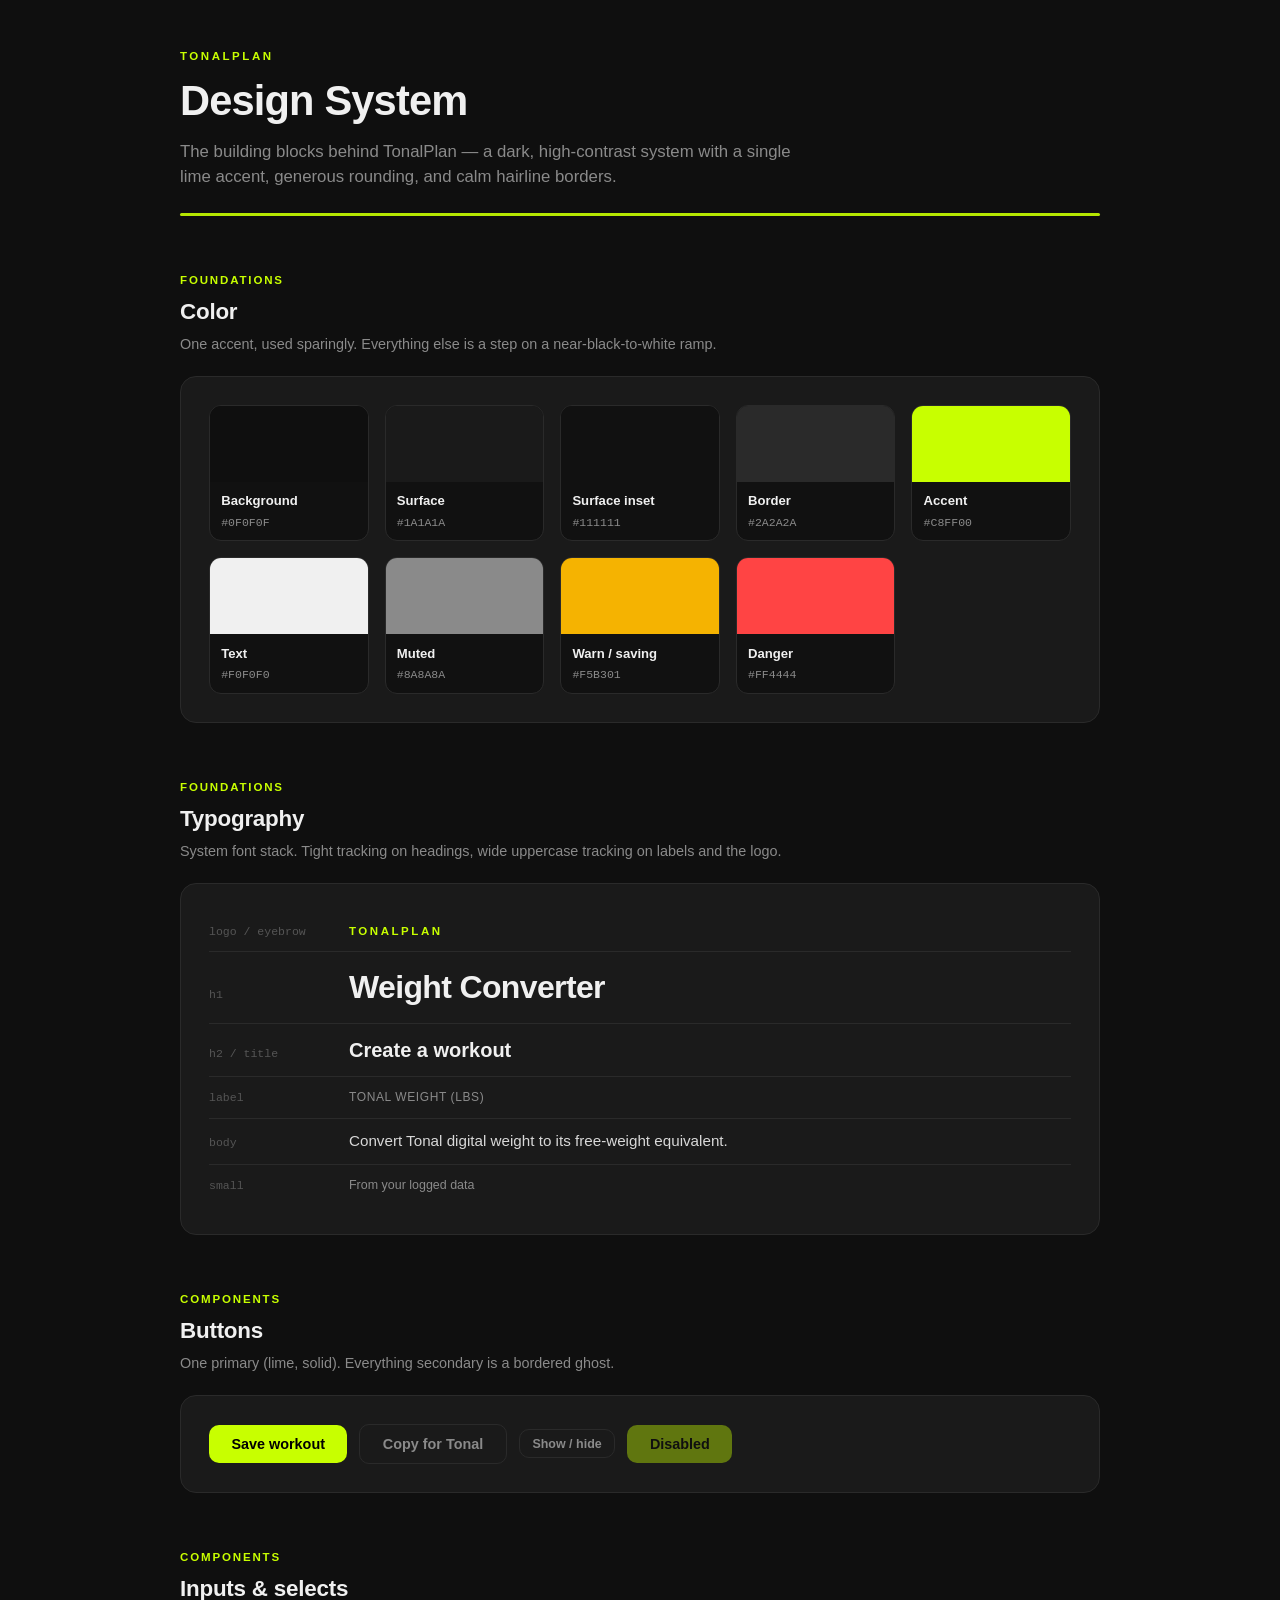
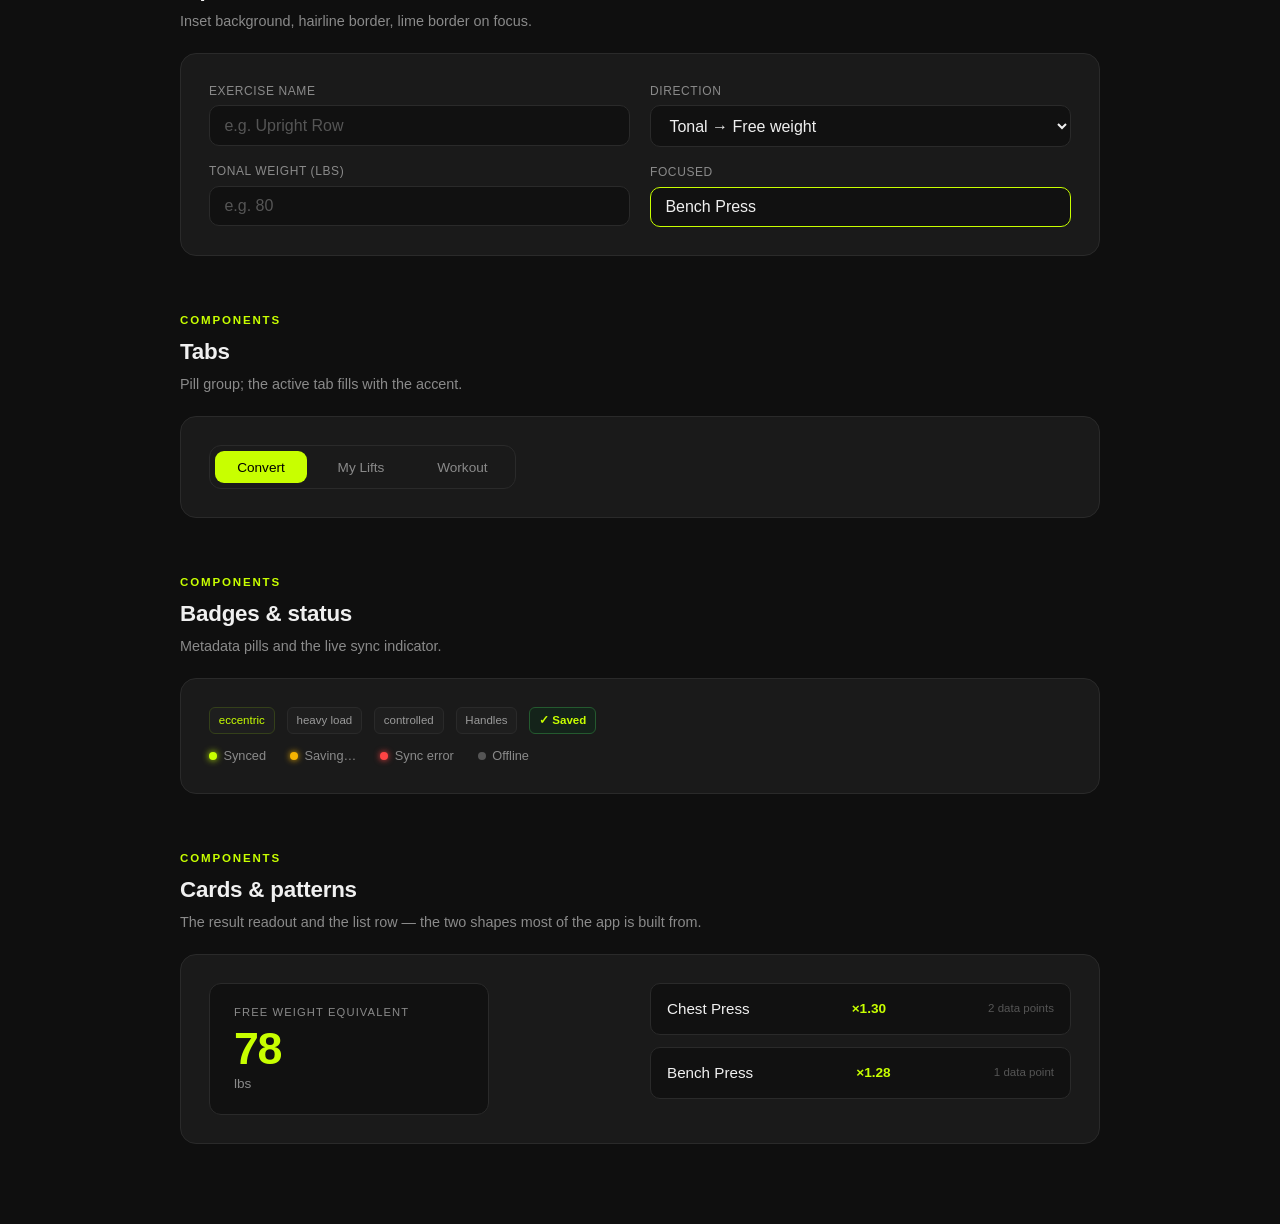
<file: design-system/index.html>
<!DOCTYPE html>
<html lang="en">
<head>
  <meta charset="UTF-8" />
  <meta name="viewport" content="width=device-width, initial-scale=1.0" />
  <title>TonalPlan — Design System</title>
  <style>
    :root {
      --bg:#0f0f0f; --surface:#1a1a1a; --surface2:#111; --border:#2a2a2a;
      --accent:#c8ff00; --text:#f0f0f0; --muted:#8a8a8a; --dim:#555;
      --danger:#ff4444; --warn:#f5b301;
      --font:-apple-system,BlinkMacSystemFont,'Segoe UI',sans-serif;
    }
    *,*::before,*::after{ box-sizing:border-box; margin:0; padding:0; }
    body{ font-family:var(--font); background:var(--bg); color:var(--text); line-height:1.5; padding:3rem 1.5rem 5rem; }
    .wrap{ max-width:920px; margin:0 auto; }

    /* header */
    .ds-logo{ font-size:.72rem; letter-spacing:.22em; text-transform:uppercase; color:var(--accent); font-weight:700; }
    .ds-h1{ font-size:2.6rem; font-weight:700; letter-spacing:-.02em; margin:.3rem 0 .4rem; }
    .ds-lede{ color:var(--muted); font-size:1.05rem; max-width:640px; }
    .ds-rule{ height:3px; background:var(--accent); border:none; border-radius:2px; margin:1.5rem 0 0; opacity:.9; }

    /* section scaffold */
    section{ margin-top:3.5rem; }
    .ds-eyebrow{ font-size:.72rem; letter-spacing:.16em; text-transform:uppercase; color:var(--accent); font-weight:700; margin-bottom:.35rem; }
    .ds-title{ font-size:1.4rem; font-weight:700; letter-spacing:-.01em; margin-bottom:.35rem; }
    .ds-note{ color:var(--muted); font-size:.9rem; margin-bottom:1.25rem; }
    .panel{ background:var(--surface); border:1px solid var(--border); border-radius:16px; padding:1.75rem; }

    /* colors */
    .sw-grid{ display:grid; grid-template-columns:repeat(auto-fill,minmax(150px,1fr)); gap:1rem; }
    .sw{ border:1px solid var(--border); border-radius:12px; overflow:hidden; background:var(--surface2); }
    .sw-chip{ height:76px; }
    .sw-meta{ padding:.6rem .7rem; }
    .sw-name{ font-size:.82rem; font-weight:600; }
    .sw-hex{ font-size:.72rem; color:var(--muted); font-family:ui-monospace,Menlo,monospace; margin-top:.15rem; }

    /* type */
    .type-row{ display:flex; align-items:baseline; gap:1.25rem; padding:.7rem 0; border-bottom:1px solid var(--border); }
    .type-row:last-child{ border-bottom:none; }
    .type-tag{ width:120px; flex-shrink:0; font-size:.72rem; color:var(--dim); font-family:ui-monospace,Menlo,monospace; }
    .t-logo{ font-size:.72rem; letter-spacing:.22em; text-transform:uppercase; color:var(--accent); font-weight:700; }
    .t-h1{ font-size:2rem; font-weight:700; letter-spacing:-.02em; }
    .t-h2{ font-size:1.25rem; font-weight:700; }
    .t-label{ font-size:.75rem; letter-spacing:.05em; text-transform:uppercase; color:var(--muted); }
    .t-body{ font-size:.95rem; color:#d8d8d8; }
    .t-small{ font-size:.78rem; color:var(--muted); }

    /* buttons */
    .row{ display:flex; gap:.75rem; flex-wrap:wrap; align-items:center; }
    .btn{ padding:.7rem 1.4rem; border-radius:10px; border:none; font-size:.9rem; font-weight:600; cursor:pointer; font-family:var(--font); transition:opacity .15s; }
    .btn-primary{ background:var(--accent); color:#000; }
    .btn-ghost{ background:transparent; border:1px solid var(--border); color:var(--muted); }
    .btn-ghost:hover{ color:var(--text); border-color:#444; }
    .btn-sm{ padding:.4rem .8rem; font-size:.78rem; }
    .btn:disabled{ opacity:.4; cursor:not-allowed; }

    /* inputs */
    .field{ margin-bottom:1rem; }
    label.lbl{ display:block; font-size:.75rem; color:var(--muted); margin-bottom:.35rem; letter-spacing:.05em; text-transform:uppercase; }
    input,select{ width:100%; background:var(--surface2); border:1px solid var(--border); border-radius:10px; color:var(--text); font-size:1rem; padding:.65rem .9rem; outline:none; font-family:var(--font); }
    input:focus,select:focus{ border-color:var(--accent); }
    input::placeholder{ color:var(--dim); }

    /* tabs */
    .tabs{ display:inline-flex; gap:.5rem; background:var(--surface); border:1px solid var(--border); border-radius:12px; padding:.3rem; }
    .tab{ padding:.55rem 1.4rem; border-radius:9px; font-size:.85rem; font-weight:500; border:none; background:transparent; color:var(--muted); cursor:pointer; font-family:var(--font); }
    .tab.active{ background:var(--accent); color:#000; }

    /* badges + status */
    .badge{ display:inline-block; background:#1e1e1e; border:1px solid var(--border); border-radius:6px; padding:.25rem .55rem; font-size:.72rem; color:#9a9a9a; }
    .badge.mode{ color:var(--accent); border-color:#34401a; }
    .badge.saved{ background:#14231a; border-color:#245a2f; color:var(--accent); font-weight:600; }
    .status{ display:inline-flex; align-items:center; gap:.4rem; font-size:.8rem; color:var(--muted); }
    .dot{ width:8px; height:8px; border-radius:50%; background:var(--dim); }
    .dot.synced{ background:var(--accent); box-shadow:0 0 7px var(--accent); }
    .dot.saving{ background:var(--warn); box-shadow:0 0 6px var(--warn); }
    .dot.error{ background:var(--danger); box-shadow:0 0 6px var(--danger); }

    /* result display */
    .result{ background:var(--surface2); border:1px solid var(--border); border-radius:12px; padding:1.25rem 1.5rem; max-width:280px; }
    .result-label{ font-size:.7rem; color:var(--muted); text-transform:uppercase; letter-spacing:.1em; margin-bottom:.3rem; }
    .result-val{ font-size:2.8rem; font-weight:700; color:var(--accent); letter-spacing:-.03em; line-height:1; }
    .result-unit{ font-size:.85rem; color:var(--muted); margin-top:.2rem; }

    /* list row */
    .list-row{ background:var(--surface2); border:1px solid var(--border); border-radius:10px; padding:.85rem 1rem; display:flex; align-items:center; justify-content:space-between; gap:1rem; }
    .lr-name{ font-size:.95rem; font-weight:500; }
    .lr-mult{ font-size:.85rem; color:var(--accent); font-weight:600; }
    .lr-count{ font-size:.72rem; color:var(--dim); }

    .stack{ display:flex; flex-direction:column; gap:.75rem; }
    .cols{ display:grid; grid-template-columns:1fr 1fr; gap:1.25rem; }
    @media(max-width:640px){ .cols{ grid-template-columns:1fr; } .ds-h1{ font-size:2rem; } }
  </style>
</head>
<body>
  <div class="wrap">

    <header>
      <p class="ds-logo">TonalPlan</p>
      <h1 class="ds-h1">Design System</h1>
      <p class="ds-lede">The building blocks behind TonalPlan — a dark, high-contrast system with a single lime accent, generous rounding, and calm hairline borders.</p>
      <hr class="ds-rule" />
    </header>

    <!-- COLORS -->
    <section>
      <p class="ds-eyebrow">Foundations</p>
      <h2 class="ds-title">Color</h2>
      <p class="ds-note">One accent, used sparingly. Everything else is a step on a near-black-to-white ramp.</p>
      <div class="panel">
        <div class="sw-grid">
          <div class="sw"><div class="sw-chip" style="background:#0f0f0f"></div><div class="sw-meta"><div class="sw-name">Background</div><div class="sw-hex">#0F0F0F</div></div></div>
          <div class="sw"><div class="sw-chip" style="background:#1a1a1a"></div><div class="sw-meta"><div class="sw-name">Surface</div><div class="sw-hex">#1A1A1A</div></div></div>
          <div class="sw"><div class="sw-chip" style="background:#111"></div><div class="sw-meta"><div class="sw-name">Surface inset</div><div class="sw-hex">#111111</div></div></div>
          <div class="sw"><div class="sw-chip" style="background:#2a2a2a"></div><div class="sw-meta"><div class="sw-name">Border</div><div class="sw-hex">#2A2A2A</div></div></div>
          <div class="sw"><div class="sw-chip" style="background:#c8ff00"></div><div class="sw-meta"><div class="sw-name">Accent</div><div class="sw-hex">#C8FF00</div></div></div>
          <div class="sw"><div class="sw-chip" style="background:#f0f0f0"></div><div class="sw-meta"><div class="sw-name">Text</div><div class="sw-hex">#F0F0F0</div></div></div>
          <div class="sw"><div class="sw-chip" style="background:#8a8a8a"></div><div class="sw-meta"><div class="sw-name">Muted</div><div class="sw-hex">#8A8A8A</div></div></div>
          <div class="sw"><div class="sw-chip" style="background:#f5b301"></div><div class="sw-meta"><div class="sw-name">Warn / saving</div><div class="sw-hex">#F5B301</div></div></div>
          <div class="sw"><div class="sw-chip" style="background:#ff4444"></div><div class="sw-meta"><div class="sw-name">Danger</div><div class="sw-hex">#FF4444</div></div></div>
        </div>
      </div>
    </section>

    <!-- TYPE -->
    <section>
      <p class="ds-eyebrow">Foundations</p>
      <h2 class="ds-title">Typography</h2>
      <p class="ds-note">System font stack. Tight tracking on headings, wide uppercase tracking on labels and the logo.</p>
      <div class="panel">
        <div class="type-row"><span class="type-tag">logo / eyebrow</span><span class="t-logo">TONALPLAN</span></div>
        <div class="type-row"><span class="type-tag">h1</span><span class="t-h1">Weight Converter</span></div>
        <div class="type-row"><span class="type-tag">h2 / title</span><span class="t-h2">Create a workout</span></div>
        <div class="type-row"><span class="type-tag">label</span><span class="t-label">Tonal weight (lbs)</span></div>
        <div class="type-row"><span class="type-tag">body</span><span class="t-body">Convert Tonal digital weight to its free-weight equivalent.</span></div>
        <div class="type-row"><span class="type-tag">small</span><span class="t-small">From your logged data</span></div>
      </div>
    </section>

    <!-- BUTTONS -->
    <section>
      <p class="ds-eyebrow">Components</p>
      <h2 class="ds-title">Buttons</h2>
      <p class="ds-note">One primary (lime, solid). Everything secondary is a bordered ghost.</p>
      <div class="panel row">
        <button class="btn btn-primary">Save workout</button>
        <button class="btn btn-ghost">Copy for Tonal</button>
        <button class="btn btn-ghost btn-sm">Show / hide</button>
        <button class="btn btn-primary" disabled>Disabled</button>
      </div>
    </section>

    <!-- INPUTS -->
    <section>
      <p class="ds-eyebrow">Components</p>
      <h2 class="ds-title">Inputs &amp; selects</h2>
      <p class="ds-note">Inset background, hairline border, lime border on focus.</p>
      <div class="panel cols">
        <div>
          <div class="field"><label class="lbl">Exercise name</label><input type="text" placeholder="e.g. Upright Row" /></div>
          <div class="field" style="margin:0"><label class="lbl">Tonal weight (lbs)</label><input type="number" placeholder="e.g. 80" /></div>
        </div>
        <div>
          <div class="field"><label class="lbl">Direction</label>
            <select><option>Tonal → Free weight</option><option>Free weight → Tonal</option></select>
          </div>
          <div class="field" style="margin:0"><label class="lbl">Focused</label><input type="text" value="Bench Press" style="border-color:#c8ff00" /></div>
        </div>
      </div>
    </section>

    <!-- TABS -->
    <section>
      <p class="ds-eyebrow">Components</p>
      <h2 class="ds-title">Tabs</h2>
      <p class="ds-note">Pill group; the active tab fills with the accent.</p>
      <div class="panel"><div class="tabs">
        <button class="tab active">Convert</button>
        <button class="tab">My Lifts</button>
        <button class="tab">Workout</button>
      </div></div>
    </section>

    <!-- BADGES + STATUS -->
    <section>
      <p class="ds-eyebrow">Components</p>
      <h2 class="ds-title">Badges &amp; status</h2>
      <p class="ds-note">Metadata pills and the live sync indicator.</p>
      <div class="panel stack">
        <div class="row">
          <span class="badge mode">eccentric</span>
          <span class="badge">heavy load</span>
          <span class="badge">controlled</span>
          <span class="badge">Handles</span>
          <span class="badge saved">✓ Saved</span>
        </div>
        <div class="row" style="gap:1.5rem">
          <span class="status"><span class="dot synced"></span>Synced</span>
          <span class="status"><span class="dot saving"></span>Saving…</span>
          <span class="status"><span class="dot error"></span>Sync error</span>
          <span class="status"><span class="dot"></span>Offline</span>
        </div>
      </div>
    </section>

    <!-- CARDS + PATTERNS -->
    <section>
      <p class="ds-eyebrow">Components</p>
      <h2 class="ds-title">Cards &amp; patterns</h2>
      <p class="ds-note">The result readout and the list row — the two shapes most of the app is built from.</p>
      <div class="panel cols">
        <div class="result">
          <div class="result-label">Free weight equivalent</div>
          <div class="result-val">78</div>
          <div class="result-unit">lbs</div>
        </div>
        <div class="stack">
          <div class="list-row"><span class="lr-name">Chest Press</span><span class="lr-mult">×1.30</span><span class="lr-count">2 data points</span></div>
          <div class="list-row"><span class="lr-name">Bench Press</span><span class="lr-mult">×1.28</span><span class="lr-count">1 data point</span></div>
        </div>
      </div>
    </section>

  </div>
</body>
</html>
</file>
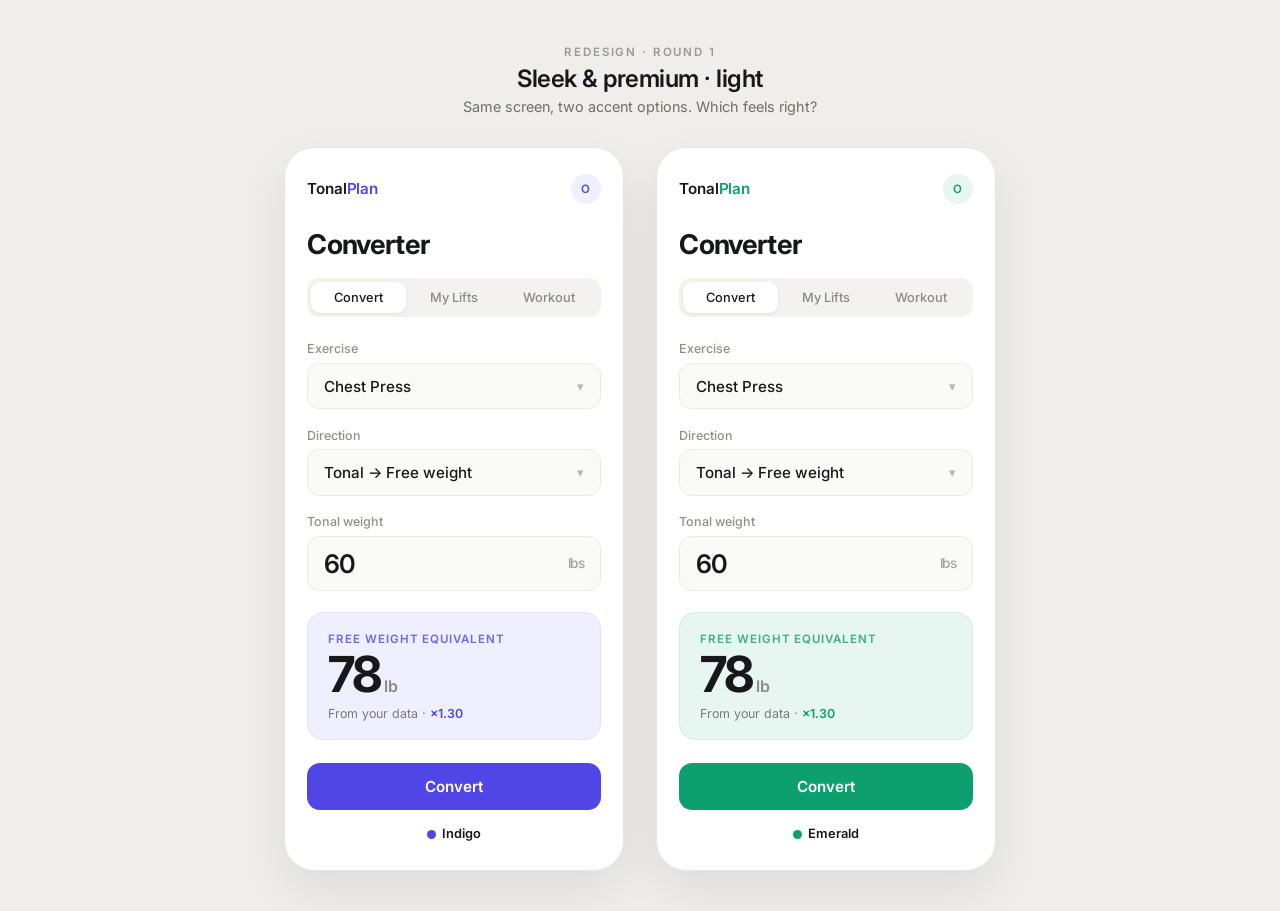
<file: mockups/round1.html>
<!DOCTYPE html>
<html lang="en">
<head>
<meta charset="UTF-8" />
<meta name="viewport" content="width=device-width, initial-scale=1" />
<title>TonalPlan — Redesign Round 1</title>
<link rel="preconnect" href="https://fonts.googleapis.com">
<link rel="preconnect" href="https://fonts.gstatic.com" crossorigin>
<link href="https://fonts.googleapis.com/css2?family=Inter:wght@400;500;600;700&display=swap" rel="stylesheet">
<style>
  *,*::before,*::after{ box-sizing:border-box; margin:0; padding:0; }
  body{ font-family:'Inter',-apple-system,sans-serif; background:#EFEEEA; color:#17181A; -webkit-font-smoothing:antialiased; padding:2.5rem; }
  .stage{ max-width:820px; margin:0 auto; }
  .stage-head{ text-align:center; margin-bottom:2rem; }
  .stage-head .k{ font-size:.72rem; letter-spacing:.16em; text-transform:uppercase; color:#9a9a95; font-weight:600; }
  .stage-head h1{ font-size:1.5rem; font-weight:600; letter-spacing:-.02em; margin-top:.35rem; }
  .stage-head p{ color:#6f6f6a; font-size:.9rem; margin-top:.3rem; }
  .row{ display:flex; gap:2rem; justify-content:center; flex-wrap:wrap; }

  /* phone */
  .phone{ width:340px; background:#FFFFFF; border:1px solid #E7E6E1; border-radius:30px; padding:1.6rem 1.4rem 1.8rem; box-shadow:0 20px 50px rgba(30,30,30,.08); }
  .phone.indigo{ --accent:#4F46E5; --tint:#EEF0FF; --tint-line:#E2E4FB; }
  .phone.emerald{ --accent:#0E9F6E; --tint:#E7F6F0; --tint-line:#D3EEE3; }

  .topbar{ display:flex; align-items:center; justify-content:space-between; margin-bottom:1.5rem; }
  .brand{ font-size:.95rem; font-weight:600; letter-spacing:-.01em; }
  .brand span{ color:var(--accent); }
  .avatar{ width:30px; height:30px; border-radius:50%; background:var(--tint); color:var(--accent); font-size:.72rem; font-weight:600; display:flex; align-items:center; justify-content:center; }

  h2.title{ font-size:1.7rem; font-weight:700; letter-spacing:-.03em; margin-bottom:1.1rem; }

  .seg{ display:flex; background:#F3F2EE; border-radius:12px; padding:4px; margin-bottom:1.5rem; }
  .seg button{ flex:1; border:none; background:transparent; font-family:inherit; font-size:.8rem; font-weight:500; color:#8a8a85; padding:.5rem 0; border-radius:9px; cursor:pointer; }
  .seg button.on{ background:#fff; color:#17181A; box-shadow:0 1px 3px rgba(0,0,0,.08); }

  .field{ margin-bottom:1.15rem; }
  .field label{ display:block; font-size:.78rem; color:#8f8f8a; margin-bottom:.4rem; font-weight:500; }
  .control{ display:flex; align-items:center; justify-content:space-between; background:#FAFAF8; border:1px solid #EBEAE5; border-radius:12px; padding:.8rem .95rem; font-size:.95rem; font-weight:500; }
  .control .chev{ color:#b7b7b2; font-size:.8rem; }
  .control.big{ font-size:1.6rem; font-weight:600; letter-spacing:-.02em; padding:.7rem .95rem; }
  .control.big .unit{ font-size:.85rem; font-weight:500; color:#a2a29d; }

  .result{ background:var(--tint); border:1px solid var(--tint-line); border-radius:16px; padding:1.15rem 1.25rem; margin:1.35rem 0 1.4rem; }
  .result .rl{ font-size:.72rem; color:var(--accent); text-transform:uppercase; letter-spacing:.08em; font-weight:600; opacity:.8; }
  .result .rv{ font-size:3.1rem; font-weight:700; letter-spacing:-.04em; line-height:1.05; margin-top:.15rem; }
  .result .rv .u{ font-size:1rem; font-weight:600; color:#8a8a85; letter-spacing:0; }
  .result .rm{ font-size:.78rem; color:#7a7a75; margin-top:.35rem; }
  .result .rm b{ color:var(--accent); font-weight:600; }

  .cta{ width:100%; border:none; background:var(--accent); color:#fff; font-family:inherit; font-size:.95rem; font-weight:600; padding:.9rem; border-radius:13px; cursor:pointer; }

  .cap{ text-align:center; margin-top:1rem; font-size:.8rem; color:#8f8f8a; font-weight:500; }
  .cap b{ color:#17181A; font-weight:600; }
  .dotname{ display:inline-block; width:9px; height:9px; border-radius:50%; vertical-align:middle; margin-right:.4rem; }
</style>
</head>
<body>
  <div class="stage">
    <div class="stage-head">
      <p class="k">Redesign · Round 1</p>
      <h1>Sleek &amp; premium · light</h1>
      <p>Same screen, two accent options. Which feels right?</p>
    </div>

    <div class="row">

      <!-- INDIGO -->
      <div class="phone indigo">
        <div class="topbar">
          <div class="brand">Tonal<span>Plan</span></div>
          <div class="avatar">O</div>
        </div>
        <h2 class="title">Converter</h2>
        <div class="seg">
          <button class="on">Convert</button>
          <button>My Lifts</button>
          <button>Workout</button>
        </div>
        <div class="field">
          <label>Exercise</label>
          <div class="control">Chest Press <span class="chev">▾</span></div>
        </div>
        <div class="field">
          <label>Direction</label>
          <div class="control">Tonal → Free weight <span class="chev">▾</span></div>
        </div>
        <div class="field">
          <label>Tonal weight</label>
          <div class="control big">60 <span class="unit">lbs</span></div>
        </div>
        <div class="result">
          <div class="rl">Free weight equivalent</div>
          <div class="rv">78<span class="u"> lb</span></div>
          <div class="rm">From your data · <b>×1.30</b></div>
        </div>
        <button class="cta">Convert</button>
        <p class="cap"><span class="dotname" style="background:#4F46E5"></span><b>Indigo</b></p>
      </div>

      <!-- EMERALD -->
      <div class="phone emerald">
        <div class="topbar">
          <div class="brand">Tonal<span>Plan</span></div>
          <div class="avatar">O</div>
        </div>
        <h2 class="title">Converter</h2>
        <div class="seg">
          <button class="on">Convert</button>
          <button>My Lifts</button>
          <button>Workout</button>
        </div>
        <div class="field">
          <label>Exercise</label>
          <div class="control">Chest Press <span class="chev">▾</span></div>
        </div>
        <div class="field">
          <label>Direction</label>
          <div class="control">Tonal → Free weight <span class="chev">▾</span></div>
        </div>
        <div class="field">
          <label>Tonal weight</label>
          <div class="control big">60 <span class="unit">lbs</span></div>
        </div>
        <div class="result">
          <div class="rl">Free weight equivalent</div>
          <div class="rv">78<span class="u"> lb</span></div>
          <div class="rm">From your data · <b>×1.30</b></div>
        </div>
        <button class="cta">Convert</button>
        <p class="cap"><span class="dotname" style="background:#0E9F6E"></span><b>Emerald</b></p>
      </div>

    </div>
  </div>
</body>
</html>
</file>
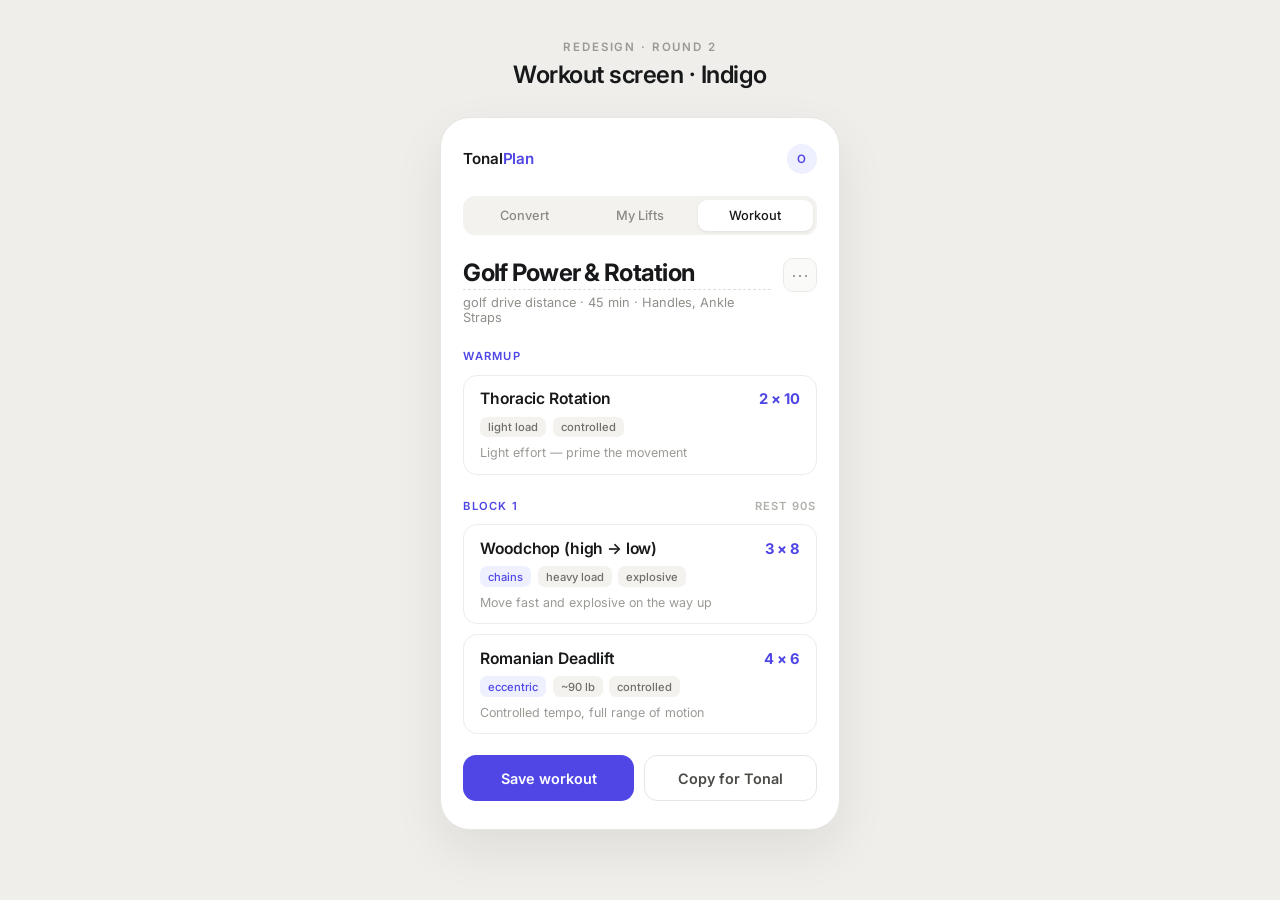
<file: mockups/round2.html>
<!DOCTYPE html>
<html lang="en">
<head>
<meta charset="UTF-8" />
<meta name="viewport" content="width=device-width, initial-scale=1" />
<title>TonalPlan — Redesign Round 2</title>
<link rel="preconnect" href="https://fonts.googleapis.com">
<link rel="preconnect" href="https://fonts.gstatic.com" crossorigin>
<link href="https://fonts.googleapis.com/css2?family=Inter:wght@400;500;600;700&display=swap" rel="stylesheet">
<style>
  *,*::before,*::after{ box-sizing:border-box; margin:0; padding:0; }
  :root{ --accent:#4F46E5; --tint:#EEF0FF; --tint-line:#E2E4FB; --ink:#17181A; --muted:#8f8f8a; }
  body{ font-family:'Inter',-apple-system,sans-serif; background:#EFEEEA; color:var(--ink); -webkit-font-smoothing:antialiased; padding:2.5rem; }
  .stage{ max-width:520px; margin:0 auto; }
  .stage-head{ text-align:center; margin-bottom:1.8rem; }
  .stage-head .k{ font-size:.72rem; letter-spacing:.16em; text-transform:uppercase; color:#9a9a95; font-weight:600; }
  .stage-head h1{ font-size:1.5rem; font-weight:600; letter-spacing:-.02em; margin-top:.35rem; }

  .phone{ width:400px; margin:0 auto; background:#FFFFFF; border:1px solid #E7E6E1; border-radius:30px; padding:1.6rem 1.4rem 1.7rem; box-shadow:0 20px 50px rgba(30,30,30,.08); }
  .topbar{ display:flex; align-items:center; justify-content:space-between; margin-bottom:1.4rem; }
  .brand{ font-size:.95rem; font-weight:600; letter-spacing:-.01em; }
  .brand span{ color:var(--accent); }
  .avatar{ width:30px; height:30px; border-radius:50%; background:var(--tint); color:var(--accent); font-size:.72rem; font-weight:600; display:flex; align-items:center; justify-content:center; }

  .seg{ display:flex; background:#F3F2EE; border-radius:12px; padding:4px; margin-bottom:1.4rem; }
  .seg button{ flex:1; border:none; background:transparent; font-family:inherit; font-size:.8rem; font-weight:500; color:#8a8a85; padding:.5rem 0; border-radius:9px; cursor:pointer; }
  .seg button.on{ background:#fff; color:var(--ink); box-shadow:0 1px 3px rgba(0,0,0,.08); }

  .wo-head{ display:flex; align-items:flex-start; justify-content:space-between; gap:.75rem; }
  .wo-title{ font-size:1.5rem; font-weight:700; letter-spacing:-.03em; border-bottom:1px dashed #dededa; padding-bottom:2px; }
  .wo-sub{ font-size:.8rem; color:var(--muted); margin-top:.35rem; }
  .dots{ flex-shrink:0; width:34px; height:34px; border-radius:10px; border:1px solid #EBEAE5; background:#FAFAF8; color:#9a9a95; font-size:1.1rem; display:flex; align-items:center; justify-content:center; cursor:pointer; }

  .sec-label{ font-size:.7rem; letter-spacing:.11em; text-transform:uppercase; color:var(--accent); font-weight:600; margin:1.5rem 0 .7rem; display:flex; justify-content:space-between; }
  .sec-label .rest{ color:#b0b0ab; }

  .item{ border:1px solid #EDECE7; border-radius:14px; padding:.85rem 1rem; margin-bottom:.6rem; }
  .item-top{ display:flex; align-items:baseline; justify-content:space-between; gap:.75rem; }
  .item-name{ font-size:.98rem; font-weight:600; letter-spacing:-.01em; }
  .item-sets{ font-size:.92rem; font-weight:700; color:var(--accent); white-space:nowrap; letter-spacing:-.01em; }
  .badges{ display:flex; gap:.4rem; flex-wrap:wrap; margin-top:.55rem; }
  .badge{ font-size:.7rem; font-weight:500; border-radius:7px; padding:.2rem .5rem; }
  .badge.mode{ background:var(--tint); color:var(--accent); }
  .badge.load{ background:#F3F2EE; color:#6f6f6a; }
  .badge.tempo{ background:#F3F2EE; color:#6f6f6a; }
  .cue{ font-size:.78rem; color:#9a9a95; margin-top:.5rem; }

  .actions{ display:flex; gap:.6rem; margin-top:1.3rem; }
  .btn{ flex:1; border:none; font-family:inherit; font-size:.9rem; font-weight:600; padding:.85rem; border-radius:13px; cursor:pointer; }
  .btn-primary{ background:var(--accent); color:#fff; }
  .btn-ghost{ background:#fff; border:1px solid #E7E6E1; color:#4a4a46; }
</style>
</head>
<body>
  <div class="stage">
    <div class="stage-head">
      <p class="k">Redesign · Round 2</p>
      <h1>Workout screen · Indigo</h1>
    </div>

    <div class="phone">
      <div class="topbar">
        <div class="brand">Tonal<span>Plan</span></div>
        <div class="avatar">O</div>
      </div>
      <div class="seg">
        <button>Convert</button>
        <button>My Lifts</button>
        <button class="on">Workout</button>
      </div>

      <div class="wo-head">
        <div>
          <div class="wo-title">Golf Power &amp; Rotation</div>
          <div class="wo-sub">golf drive distance · 45 min · Handles, Ankle Straps</div>
        </div>
        <div class="dots">⋯</div>
      </div>

      <div class="sec-label"><span>Warmup</span></div>
      <div class="item">
        <div class="item-top"><span class="item-name">Thoracic Rotation</span><span class="item-sets">2 × 10</span></div>
        <div class="badges"><span class="badge load">light load</span><span class="badge tempo">controlled</span></div>
        <div class="cue">Light effort — prime the movement</div>
      </div>

      <div class="sec-label"><span>Block 1</span><span class="rest">rest 90s</span></div>
      <div class="item">
        <div class="item-top"><span class="item-name">Woodchop (high → low)</span><span class="item-sets">3 × 8</span></div>
        <div class="badges"><span class="badge mode">chains</span><span class="badge load">heavy load</span><span class="badge tempo">explosive</span></div>
        <div class="cue">Move fast and explosive on the way up</div>
      </div>
      <div class="item">
        <div class="item-top"><span class="item-name">Romanian Deadlift</span><span class="item-sets">4 × 6</span></div>
        <div class="badges"><span class="badge mode">eccentric</span><span class="badge load">~90 lb</span><span class="badge tempo">controlled</span></div>
        <div class="cue">Controlled tempo, full range of motion</div>
      </div>

      <div class="actions">
        <button class="btn btn-primary">Save workout</button>
        <button class="btn btn-ghost">Copy for Tonal</button>
      </div>
    </div>
  </div>
</body>
</html>
</file>
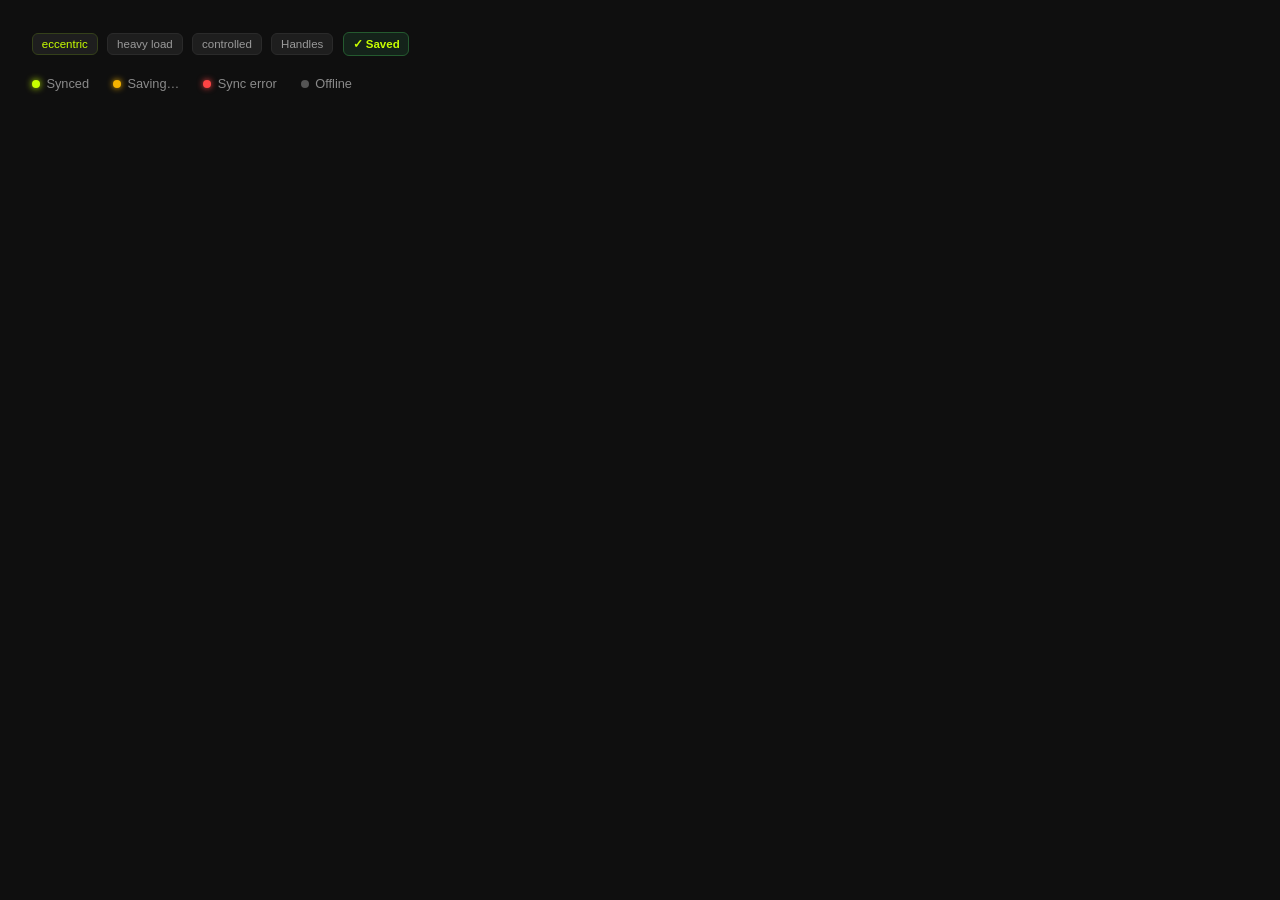
<file: design-system/components/badges.html>
<!-- @dsCard group="Components" name="Badges & sync status" -->
<!DOCTYPE html>
<html lang="en">
<head>
<meta charset="UTF-8" />
<style>
  :root{ --bg:#0f0f0f; --border:#2a2a2a; --accent:#c8ff00; --muted:#8a8a8a; --dim:#555; --warn:#f5b301; --danger:#ff4444; --font:-apple-system,BlinkMacSystemFont,'Segoe UI',sans-serif; }
  body{ margin:0; padding:2rem; background:var(--bg); font-family:var(--font); display:flex; flex-direction:column; gap:1.25rem; }
  .row{ display:flex; gap:.6rem; flex-wrap:wrap; align-items:center; }
  .badge{ display:inline-block; background:#1e1e1e; border:1px solid var(--border); border-radius:6px; padding:.25rem .55rem; font-size:.72rem; color:#9a9a9a; }
  .badge.mode{ color:var(--accent); border-color:#34401a; }
  .badge.saved{ background:#14231a; border-color:#245a2f; color:var(--accent); font-weight:600; }
  .status{ display:inline-flex; align-items:center; gap:.4rem; font-size:.8rem; color:var(--muted); }
  .dot{ width:8px; height:8px; border-radius:50%; background:var(--dim); }
  .dot.synced{ background:var(--accent); box-shadow:0 0 7px var(--accent); }
  .dot.saving{ background:var(--warn); box-shadow:0 0 6px var(--warn); }
  .dot.error{ background:var(--danger); box-shadow:0 0 6px var(--danger); }
</style>
</head>
<body>
  <div class="row">
    <span class="badge mode">eccentric</span>
    <span class="badge">heavy load</span>
    <span class="badge">controlled</span>
    <span class="badge">Handles</span>
    <span class="badge saved">&#10003; Saved</span>
  </div>
  <div class="row" style="gap:1.5rem">
    <span class="status"><span class="dot synced"></span>Synced</span>
    <span class="status"><span class="dot saving"></span>Saving&hellip;</span>
    <span class="status"><span class="dot error"></span>Sync error</span>
    <span class="status"><span class="dot"></span>Offline</span>
  </div>
</body>
</html>
</file>
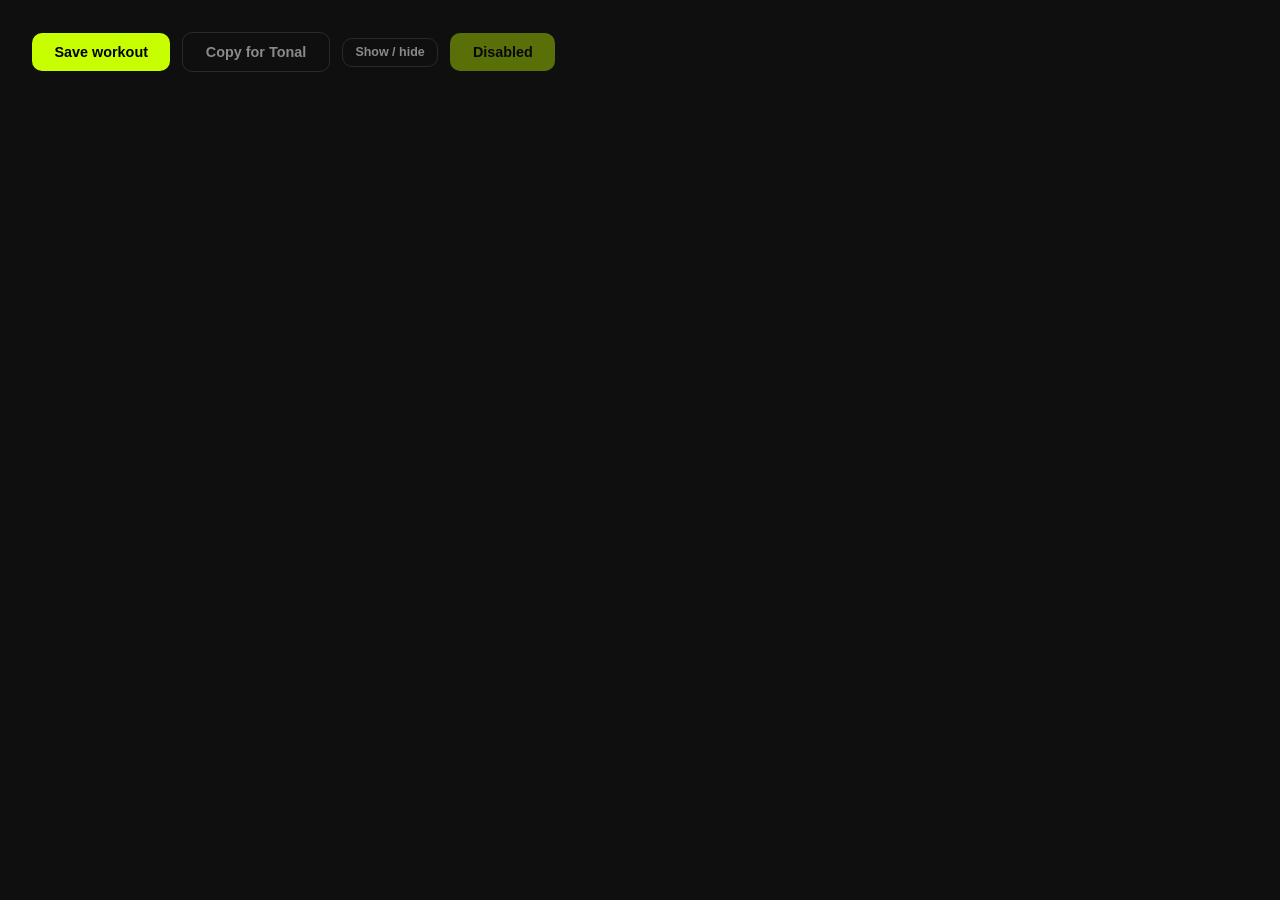
<file: design-system/components/buttons.html>
<!-- @dsCard group="Components" name="Buttons" -->
<!DOCTYPE html>
<html lang="en">
<head>
<meta charset="UTF-8" />
<style>
  :root{ --bg:#0f0f0f; --border:#2a2a2a; --accent:#c8ff00; --text:#f0f0f0; --muted:#8a8a8a; --font:-apple-system,BlinkMacSystemFont,'Segoe UI',sans-serif; }
  body{ margin:0; padding:2rem; background:var(--bg); font-family:var(--font); display:flex; gap:.75rem; flex-wrap:wrap; align-items:center; }
  .btn{ padding:.7rem 1.4rem; border-radius:10px; border:none; font-size:.9rem; font-weight:600; cursor:pointer; font-family:inherit; }
  .btn-primary{ background:var(--accent); color:#000; }
  .btn-ghost{ background:transparent; border:1px solid var(--border); color:var(--muted); }
  .btn-sm{ padding:.4rem .8rem; font-size:.78rem; }
  .btn:disabled{ opacity:.4; cursor:not-allowed; }
</style>
</head>
<body>
  <button class="btn btn-primary">Save workout</button>
  <button class="btn btn-ghost">Copy for Tonal</button>
  <button class="btn btn-ghost btn-sm">Show / hide</button>
  <button class="btn btn-primary" disabled>Disabled</button>
</body>
</html>
</file>
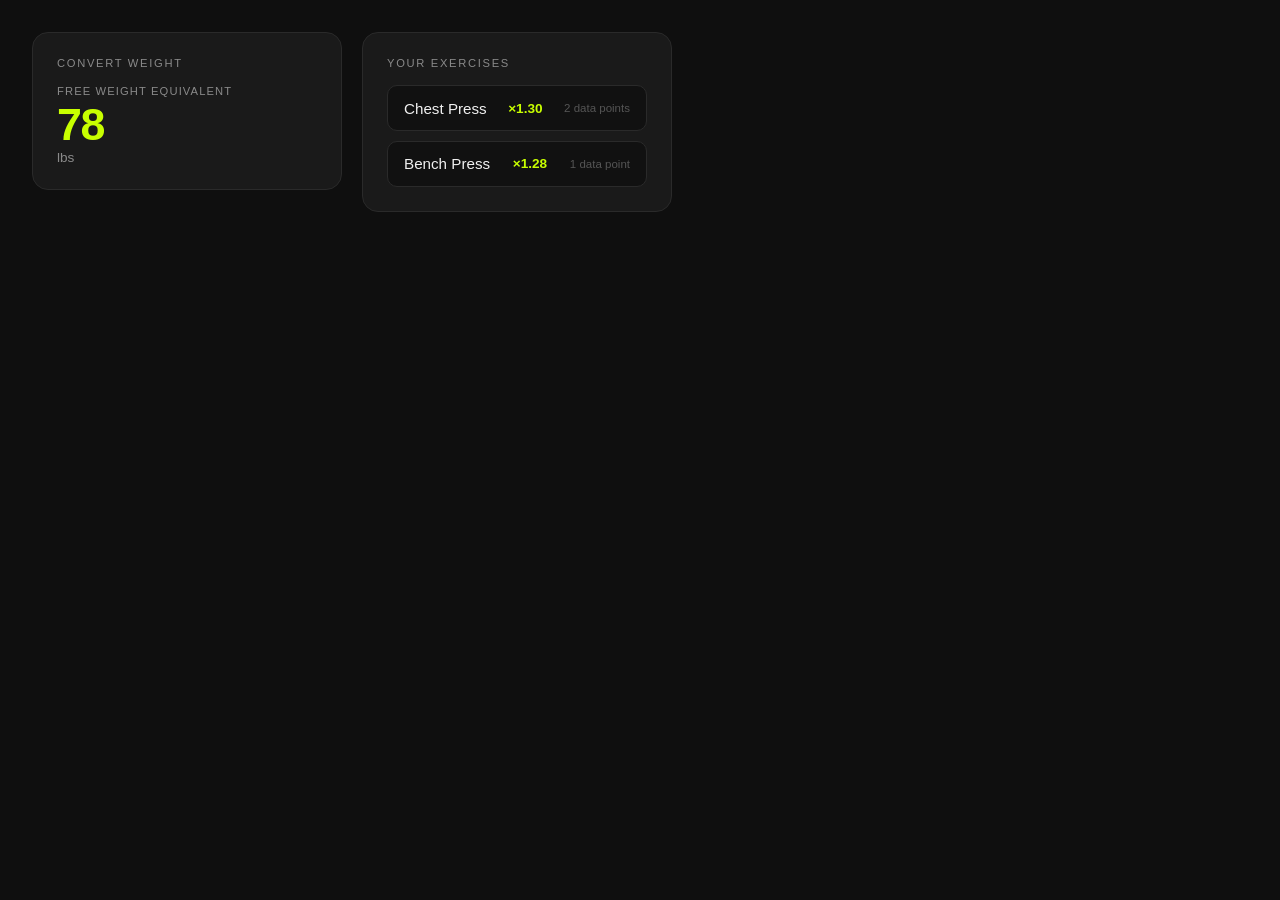
<file: design-system/components/cards.html>
<!-- @dsCard group="Components" name="Cards & list rows" -->
<!DOCTYPE html>
<html lang="en">
<head>
<meta charset="UTF-8" />
<style>
  :root{ --bg:#0f0f0f; --surface:#1a1a1a; --surface2:#111; --border:#2a2a2a; --accent:#c8ff00; --text:#f0f0f0; --muted:#8a8a8a; --dim:#555; --font:-apple-system,BlinkMacSystemFont,'Segoe UI',sans-serif; }
  body{ margin:0; padding:2rem; background:var(--bg); font-family:var(--font); color:var(--text); display:grid; grid-template-columns:1fr 1fr; gap:1.25rem; max-width:640px; align-items:start; }
  .card{ background:var(--surface); border:1px solid var(--border); border-radius:16px; padding:1.5rem; }
  .card-title{ font-size:.7rem; letter-spacing:.15em; text-transform:uppercase; color:var(--muted); margin-bottom:1rem; }
  .result-label{ font-size:.7rem; color:var(--muted); text-transform:uppercase; letter-spacing:.1em; margin-bottom:.3rem; }
  .result-val{ font-size:2.8rem; font-weight:700; color:var(--accent); letter-spacing:-.03em; line-height:1; }
  .result-unit{ font-size:.85rem; color:var(--muted); margin-top:.2rem; }
  .stack{ display:flex; flex-direction:column; gap:.6rem; }
  .list-row{ background:var(--surface2); border:1px solid var(--border); border-radius:10px; padding:.85rem 1rem; display:flex; align-items:center; justify-content:space-between; gap:1rem; }
  .lr-name{ font-size:.95rem; font-weight:500; }
  .lr-mult{ font-size:.85rem; color:var(--accent); font-weight:600; }
  .lr-count{ font-size:.72rem; color:var(--dim); }
</style>
</head>
<body>
  <div class="card">
    <div class="card-title">Convert weight</div>
    <div class="result-label">Free weight equivalent</div>
    <div class="result-val">78</div>
    <div class="result-unit">lbs</div>
  </div>
  <div class="card">
    <div class="card-title">Your exercises</div>
    <div class="stack">
      <div class="list-row"><span class="lr-name">Chest Press</span><span class="lr-mult">&times;1.30</span><span class="lr-count">2 data points</span></div>
      <div class="list-row"><span class="lr-name">Bench Press</span><span class="lr-mult">&times;1.28</span><span class="lr-count">1 data point</span></div>
    </div>
  </div>
</body>
</html>
</file>
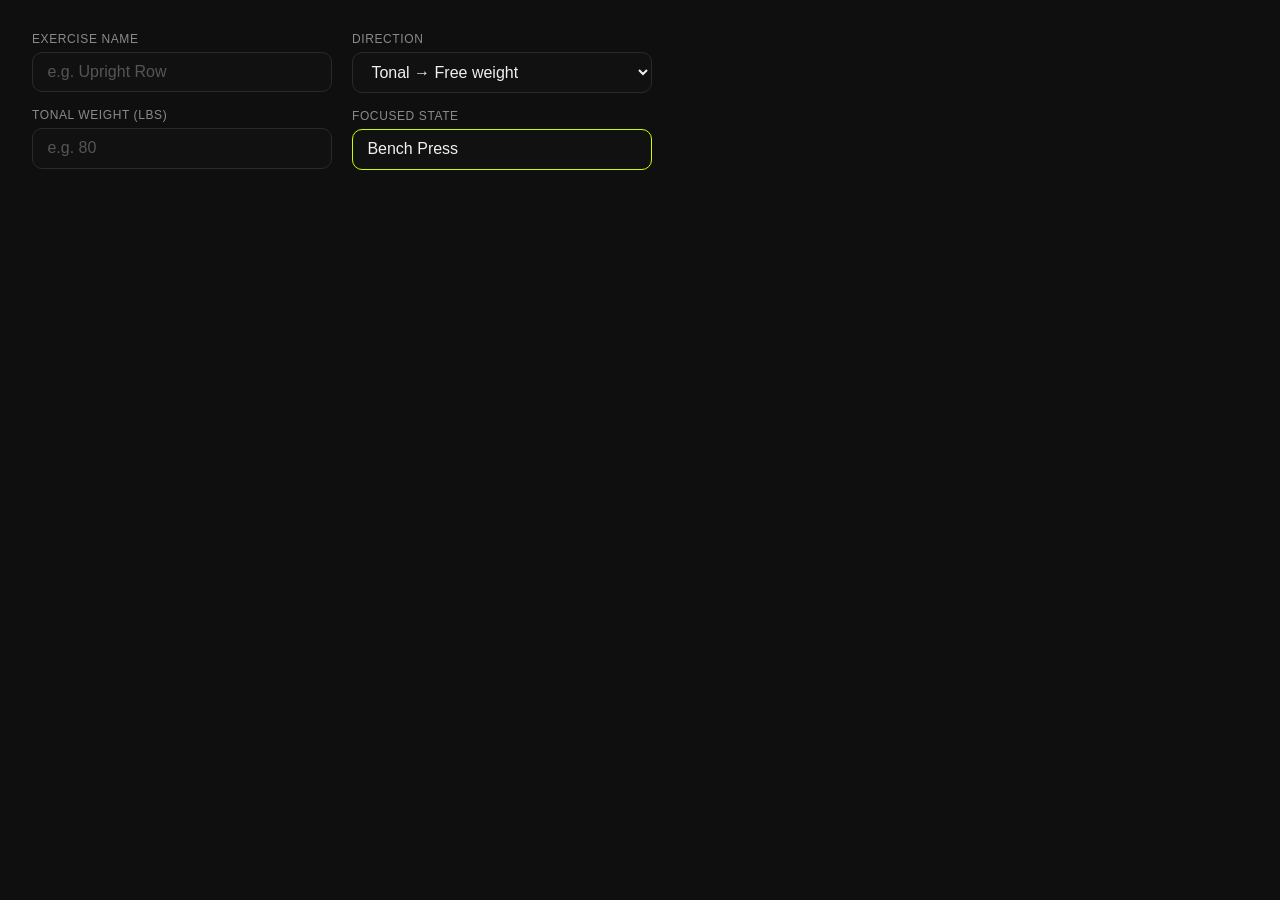
<file: design-system/components/inputs.html>
<!-- @dsCard group="Components" name="Inputs & selects" -->
<!DOCTYPE html>
<html lang="en">
<head>
<meta charset="UTF-8" />
<style>
  :root{ --bg:#0f0f0f; --surface2:#111; --border:#2a2a2a; --accent:#c8ff00; --text:#f0f0f0; --muted:#8a8a8a; --dim:#555; --font:-apple-system,BlinkMacSystemFont,'Segoe UI',sans-serif; }
  body{ margin:0; padding:2rem; background:var(--bg); font-family:var(--font); color:var(--text); display:grid; grid-template-columns:1fr 1fr; gap:1.25rem; max-width:620px; }
  label{ display:block; font-size:.75rem; color:var(--muted); margin-bottom:.35rem; letter-spacing:.05em; text-transform:uppercase; }
  .field{ margin-bottom:1rem; } .field:last-child{ margin-bottom:0; }
  input,select{ width:100%; background:var(--surface2); border:1px solid var(--border); border-radius:10px; color:var(--text); font-size:1rem; padding:.65rem .9rem; outline:none; font-family:inherit; box-sizing:border-box; }
  input:focus,select:focus{ border-color:var(--accent); }
  input::placeholder{ color:var(--dim); }
</style>
</head>
<body>
  <div>
    <div class="field"><label>Exercise name</label><input type="text" placeholder="e.g. Upright Row" /></div>
    <div class="field"><label>Tonal weight (lbs)</label><input type="number" placeholder="e.g. 80" /></div>
  </div>
  <div>
    <div class="field"><label>Direction</label><select><option>Tonal &rarr; Free weight</option><option>Free weight &rarr; Tonal</option></select></div>
    <div class="field"><label>Focused state</label><input type="text" value="Bench Press" style="border-color:#c8ff00" /></div>
  </div>
</body>
</html>
</file>
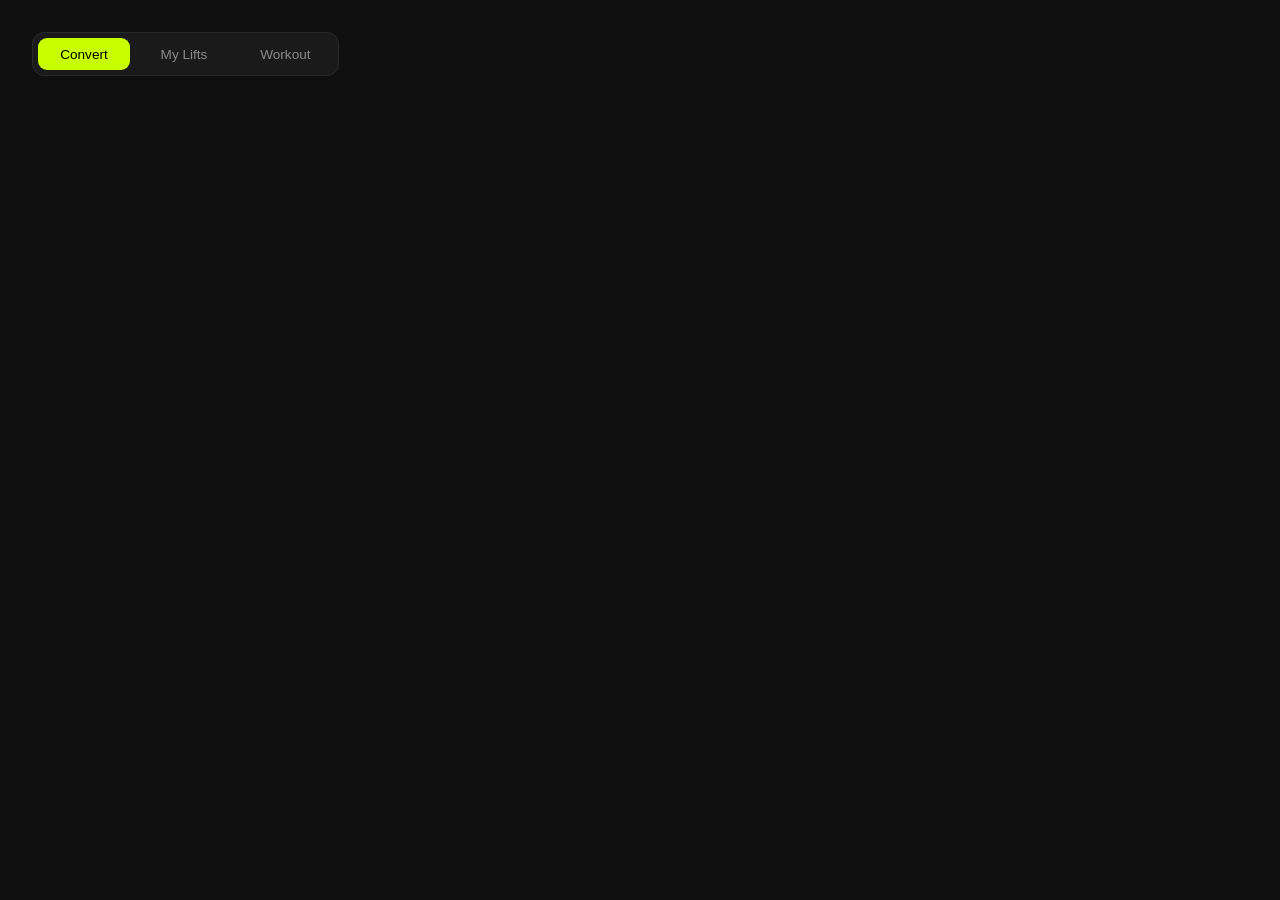
<file: design-system/components/tabs.html>
<!-- @dsCard group="Components" name="Tabs" -->
<!DOCTYPE html>
<html lang="en">
<head>
<meta charset="UTF-8" />
<style>
  :root{ --bg:#0f0f0f; --surface:#1a1a1a; --border:#2a2a2a; --accent:#c8ff00; --muted:#8a8a8a; --font:-apple-system,BlinkMacSystemFont,'Segoe UI',sans-serif; }
  body{ margin:0; padding:2rem; background:var(--bg); font-family:var(--font); }
  .tabs{ display:inline-flex; gap:.5rem; background:var(--surface); border:1px solid var(--border); border-radius:12px; padding:.3rem; }
  .tab{ padding:.55rem 1.4rem; border-radius:9px; font-size:.85rem; font-weight:500; border:none; background:transparent; color:var(--muted); cursor:pointer; font-family:inherit; }
  .tab.active{ background:var(--accent); color:#000; }
</style>
</head>
<body>
  <div class="tabs">
    <button class="tab active">Convert</button>
    <button class="tab">My Lifts</button>
    <button class="tab">Workout</button>
  </div>
</body>
</html>
</file>
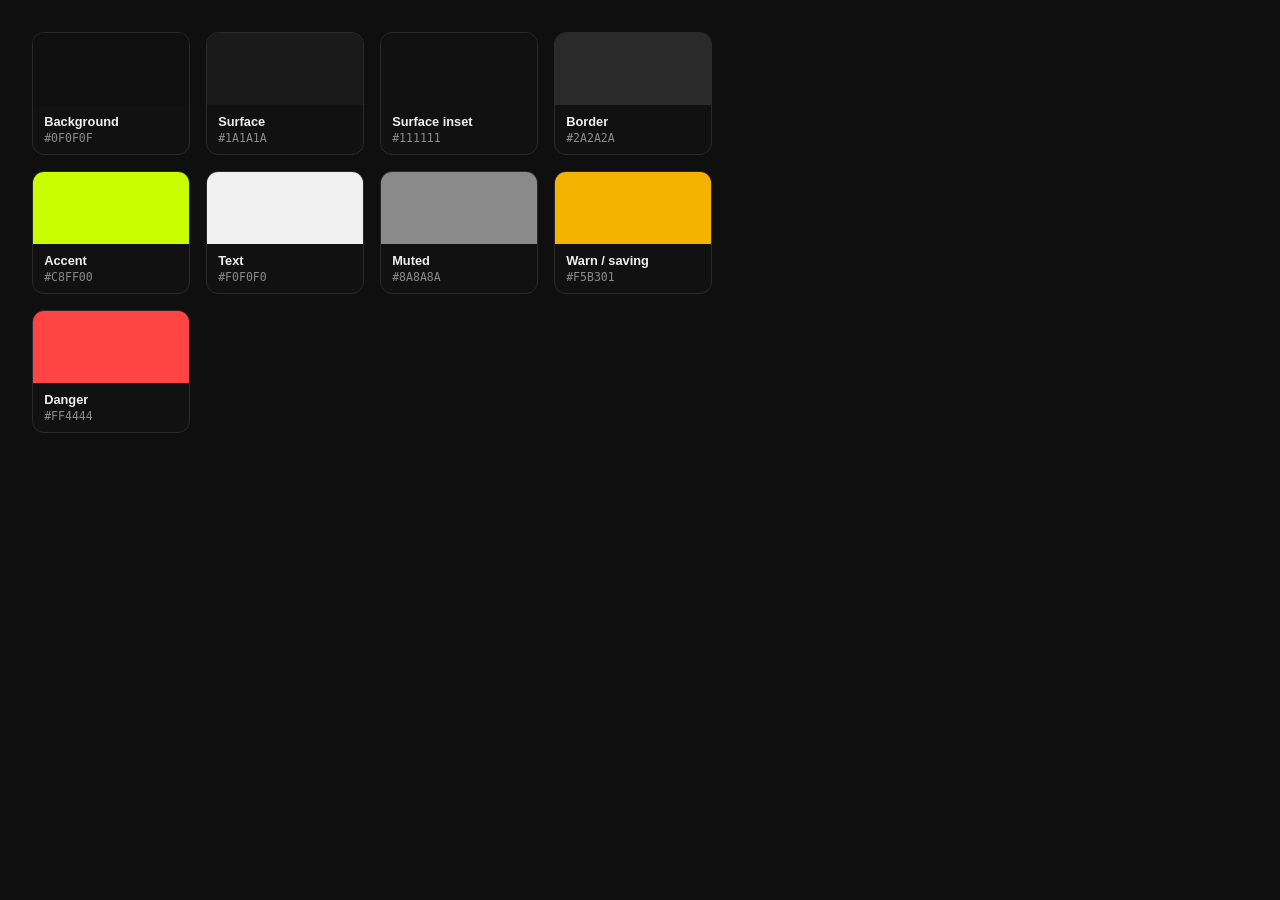
<file: design-system/foundations/colors.html>
<!-- @dsCard group="Foundations" name="Color" -->
<!DOCTYPE html>
<html lang="en">
<head>
<meta charset="UTF-8" />
<style>
  :root{ --bg:#0f0f0f; --border:#2a2a2a; --text:#f0f0f0; --muted:#8a8a8a; --font:-apple-system,BlinkMacSystemFont,'Segoe UI',sans-serif; }
  body{ margin:0; padding:2rem; background:var(--bg); font-family:var(--font); }
  .grid{ display:grid; grid-template-columns:repeat(auto-fill,minmax(140px,1fr)); gap:1rem; max-width:680px; }
  .sw{ border:1px solid var(--border); border-radius:12px; overflow:hidden; background:#111; }
  .chip{ height:72px; }
  .meta{ padding:.55rem .7rem; }
  .name{ font-size:.8rem; font-weight:600; color:var(--text); }
  .hex{ font-size:.72rem; color:var(--muted); font-family:ui-monospace,Menlo,monospace; margin-top:.15rem; }
</style>
</head>
<body>
  <div class="grid">
    <div class="sw"><div class="chip" style="background:#0f0f0f"></div><div class="meta"><div class="name">Background</div><div class="hex">#0F0F0F</div></div></div>
    <div class="sw"><div class="chip" style="background:#1a1a1a"></div><div class="meta"><div class="name">Surface</div><div class="hex">#1A1A1A</div></div></div>
    <div class="sw"><div class="chip" style="background:#111"></div><div class="meta"><div class="name">Surface inset</div><div class="hex">#111111</div></div></div>
    <div class="sw"><div class="chip" style="background:#2a2a2a"></div><div class="meta"><div class="name">Border</div><div class="hex">#2A2A2A</div></div></div>
    <div class="sw"><div class="chip" style="background:#c8ff00"></div><div class="meta"><div class="name">Accent</div><div class="hex">#C8FF00</div></div></div>
    <div class="sw"><div class="chip" style="background:#f0f0f0"></div><div class="meta"><div class="name">Text</div><div class="hex">#F0F0F0</div></div></div>
    <div class="sw"><div class="chip" style="background:#8a8a8a"></div><div class="meta"><div class="name">Muted</div><div class="hex">#8A8A8A</div></div></div>
    <div class="sw"><div class="chip" style="background:#f5b301"></div><div class="meta"><div class="name">Warn / saving</div><div class="hex">#F5B301</div></div></div>
    <div class="sw"><div class="chip" style="background:#ff4444"></div><div class="meta"><div class="name">Danger</div><div class="hex">#FF4444</div></div></div>
  </div>
</body>
</html>
</file>
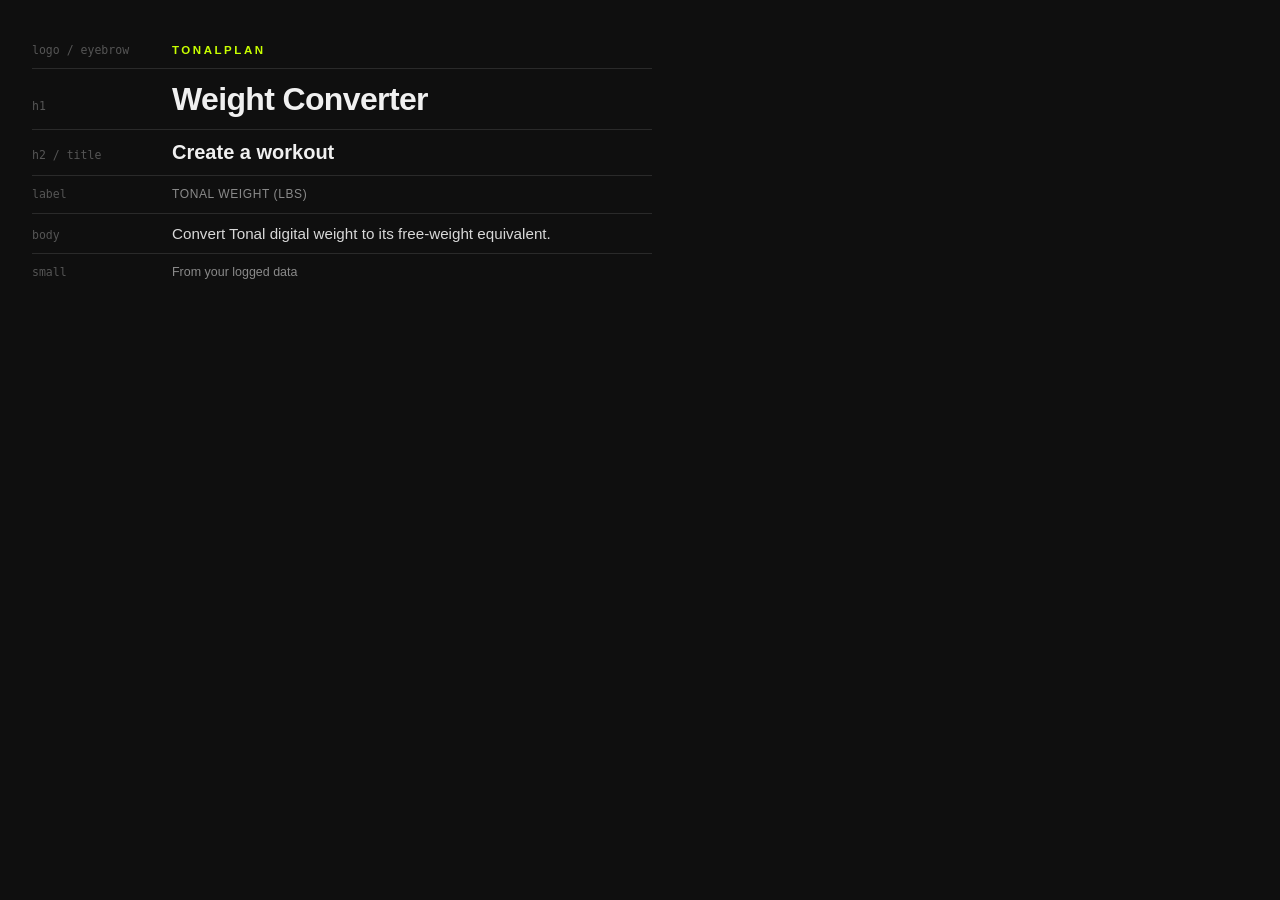
<file: design-system/foundations/typography.html>
<!-- @dsCard group="Foundations" name="Typography" -->
<!DOCTYPE html>
<html lang="en">
<head>
<meta charset="UTF-8" />
<style>
  :root{ --bg:#0f0f0f; --border:#2a2a2a; --accent:#c8ff00; --text:#f0f0f0; --muted:#8a8a8a; --dim:#555; --font:-apple-system,BlinkMacSystemFont,'Segoe UI',sans-serif; }
  body{ margin:0; padding:2rem; background:var(--bg); font-family:var(--font); color:var(--text); max-width:620px; }
  .row{ display:flex; align-items:baseline; gap:1.25rem; padding:.7rem 0; border-bottom:1px solid var(--border); }
  .row:last-child{ border-bottom:none; }
  .tag{ width:120px; flex-shrink:0; font-size:.72rem; color:var(--dim); font-family:ui-monospace,Menlo,monospace; }
  .logo{ font-size:.72rem; letter-spacing:.22em; text-transform:uppercase; color:var(--accent); font-weight:700; }
  .h1{ font-size:2rem; font-weight:700; letter-spacing:-.02em; }
  .h2{ font-size:1.25rem; font-weight:700; }
  .label{ font-size:.75rem; letter-spacing:.05em; text-transform:uppercase; color:var(--muted); }
  .body{ font-size:.95rem; color:#d8d8d8; }
  .small{ font-size:.78rem; color:var(--muted); }
</style>
</head>
<body>
  <div class="row"><span class="tag">logo / eyebrow</span><span class="logo">TONALPLAN</span></div>
  <div class="row"><span class="tag">h1</span><span class="h1">Weight Converter</span></div>
  <div class="row"><span class="tag">h2 / title</span><span class="h2">Create a workout</span></div>
  <div class="row"><span class="tag">label</span><span class="label">Tonal weight (lbs)</span></div>
  <div class="row"><span class="tag">body</span><span class="body">Convert Tonal digital weight to its free-weight equivalent.</span></div>
  <div class="row"><span class="tag">small</span><span class="small">From your logged data</span></div>
</body>
</html>
</file>
